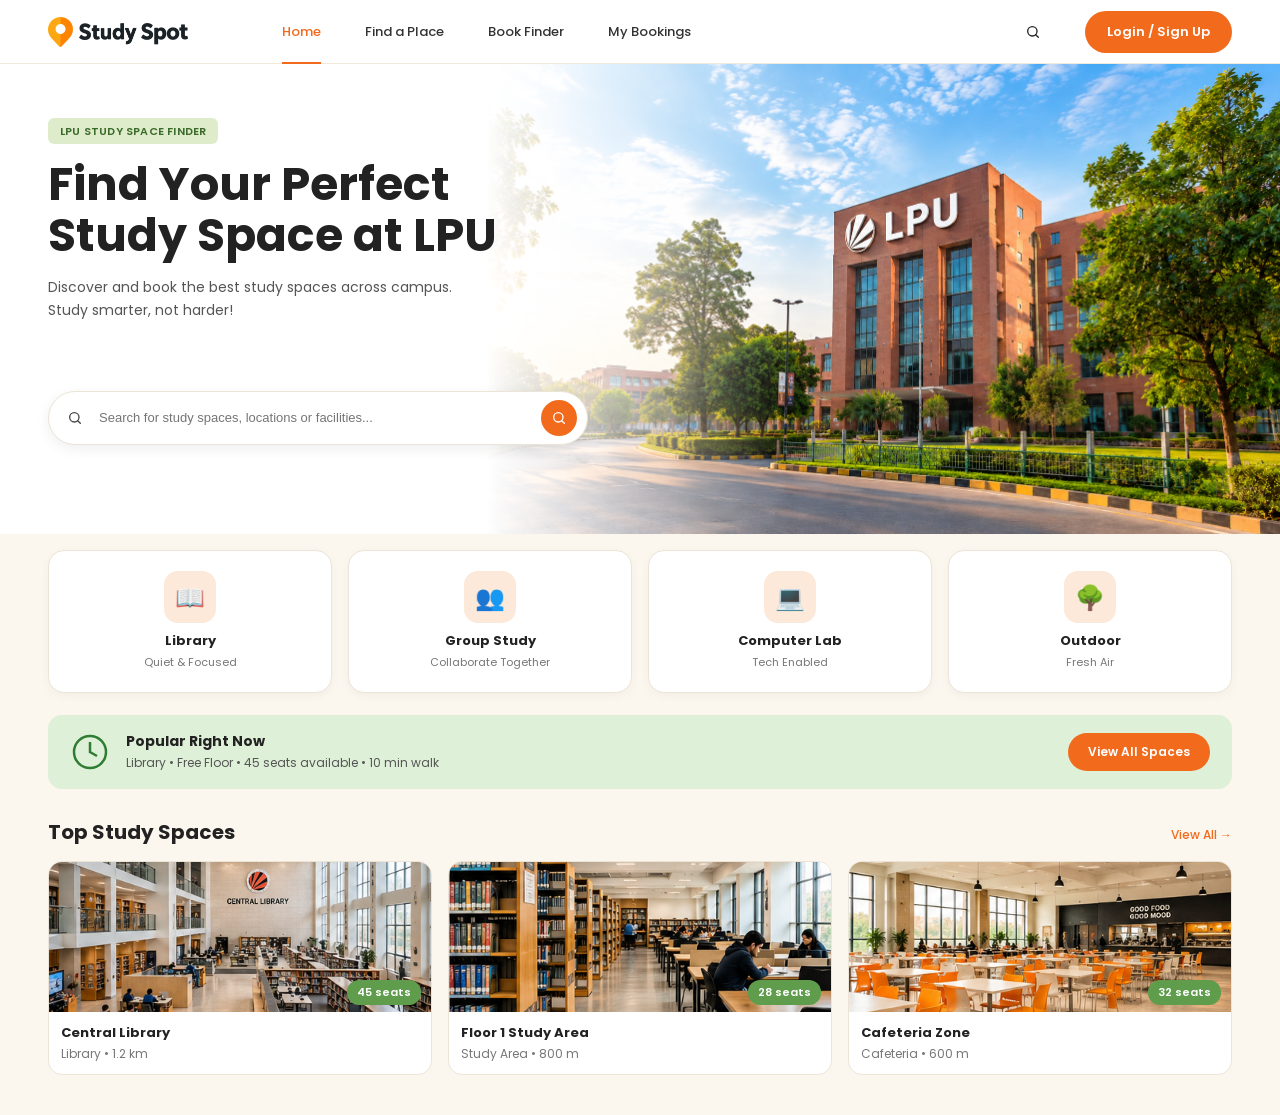
<file: index.html>
<!DOCTYPE html><html lang="en"><head><meta charset="utf-8"><meta name="viewport" content="width=device-width,initial-scale=1"><title>Study Spot - Home</title><link rel="preconnect" href="https://fonts.googleapis.com"><link href="https://fonts.googleapis.com/css2?family=Poppins:wght@400;500;600;700&display=swap" rel="stylesheet"><link rel="stylesheet" href="css/style.css"></head><body data-page="index"><script src="js/main.js"></script></body></html>
</file>
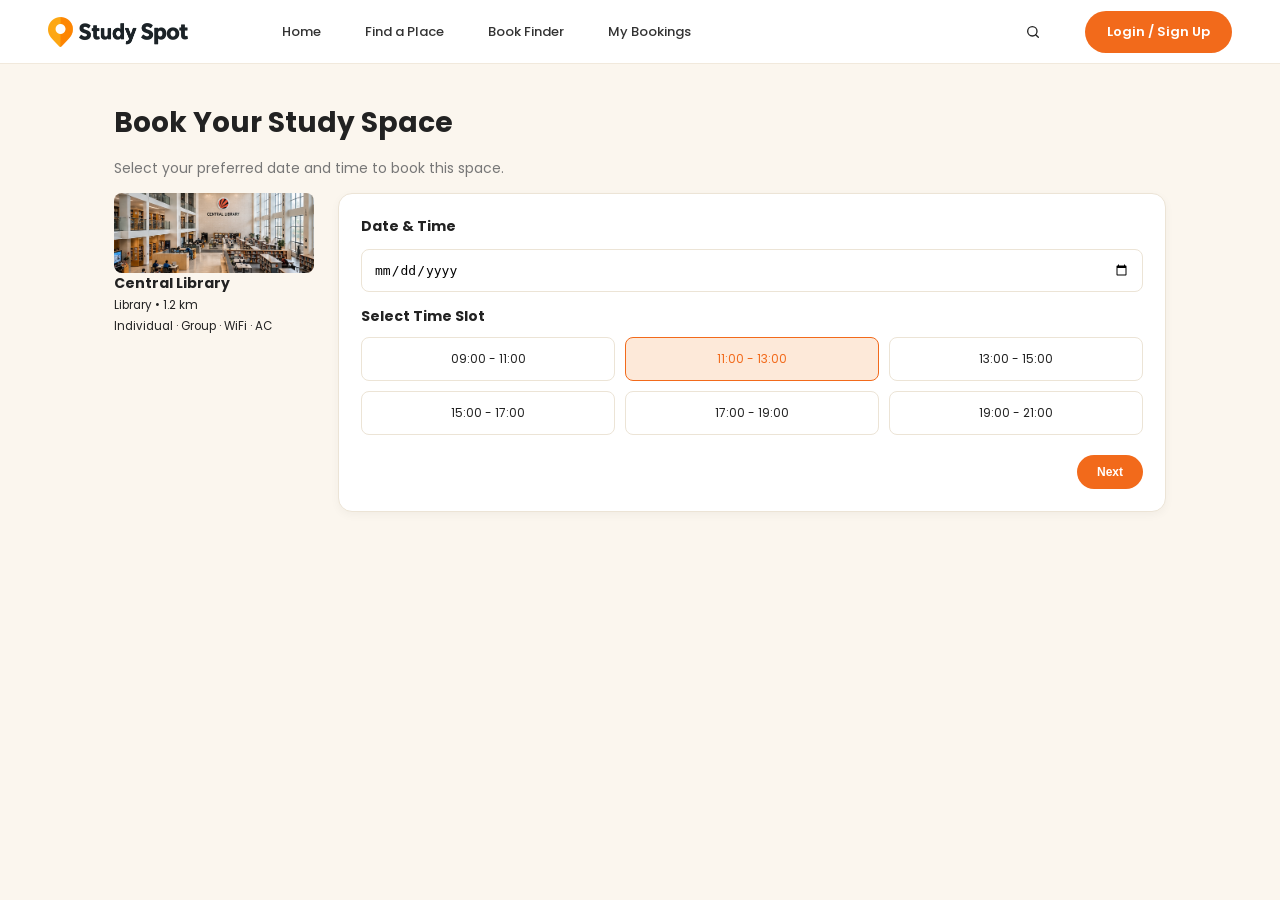
<file: booking.html>
<!DOCTYPE html><html lang="en"><head><meta charset="utf-8"><meta name="viewport" content="width=device-width,initial-scale=1"><title>Study Spot - Book Your Study Space</title><link rel="preconnect" href="https://fonts.googleapis.com"><link href="https://fonts.googleapis.com/css2?family=Poppins:wght@400;500;600;700&display=swap" rel="stylesheet"><link rel="stylesheet" href="css/style.css"></head><body data-page="booking"><script src="js/main.js"></script></body></html>
</file>
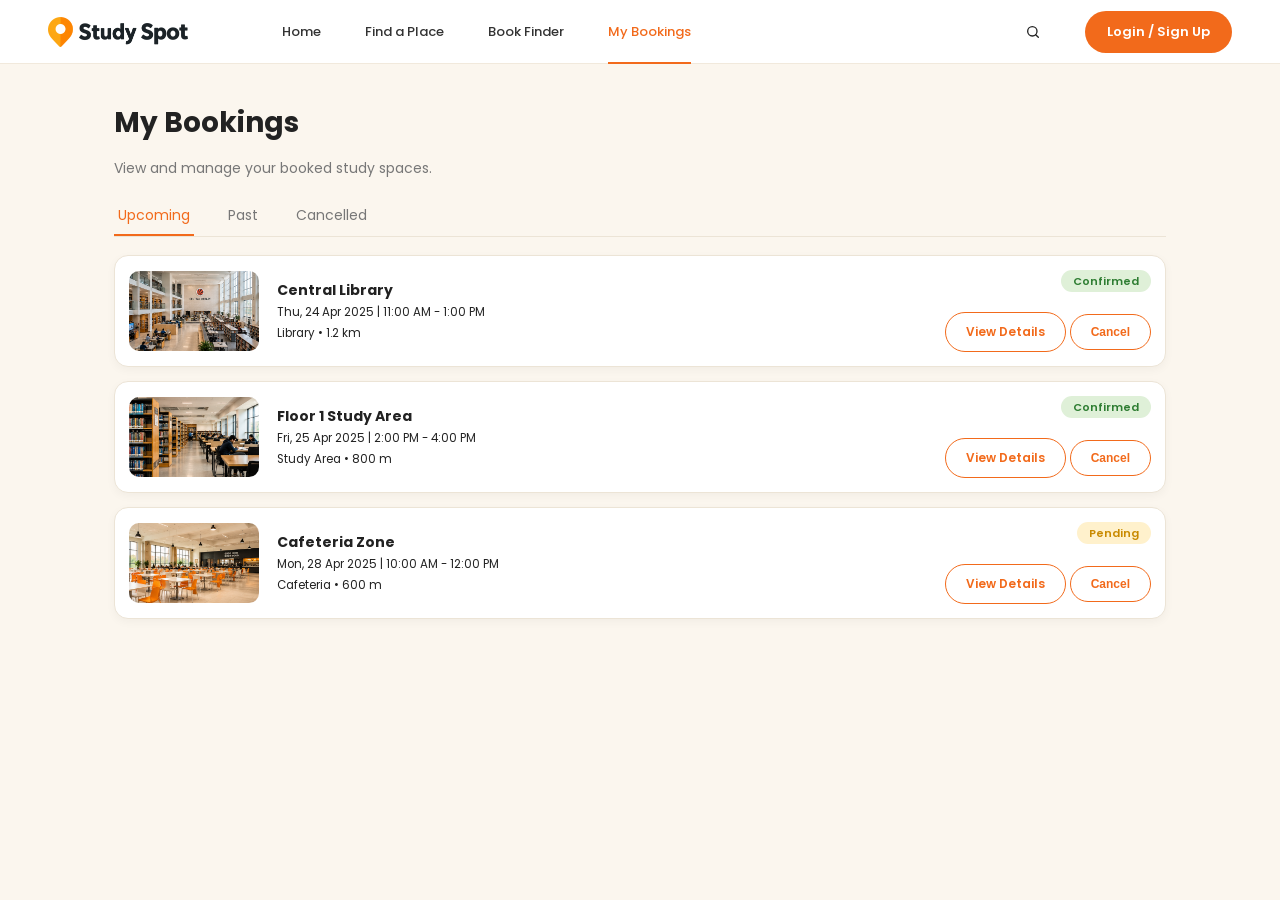
<file: bookings.html>
<!DOCTYPE html><html lang="en"><head><meta charset="utf-8"><meta name="viewport" content="width=device-width,initial-scale=1"><title>Study Spot - My Bookings</title><link rel="preconnect" href="https://fonts.googleapis.com"><link href="https://fonts.googleapis.com/css2?family=Poppins:wght@400;500;600;700&display=swap" rel="stylesheet"><link rel="stylesheet" href="css/style.css"></head><body data-page="bookings"><script src="js/main.js"></script></body></html>
</file>
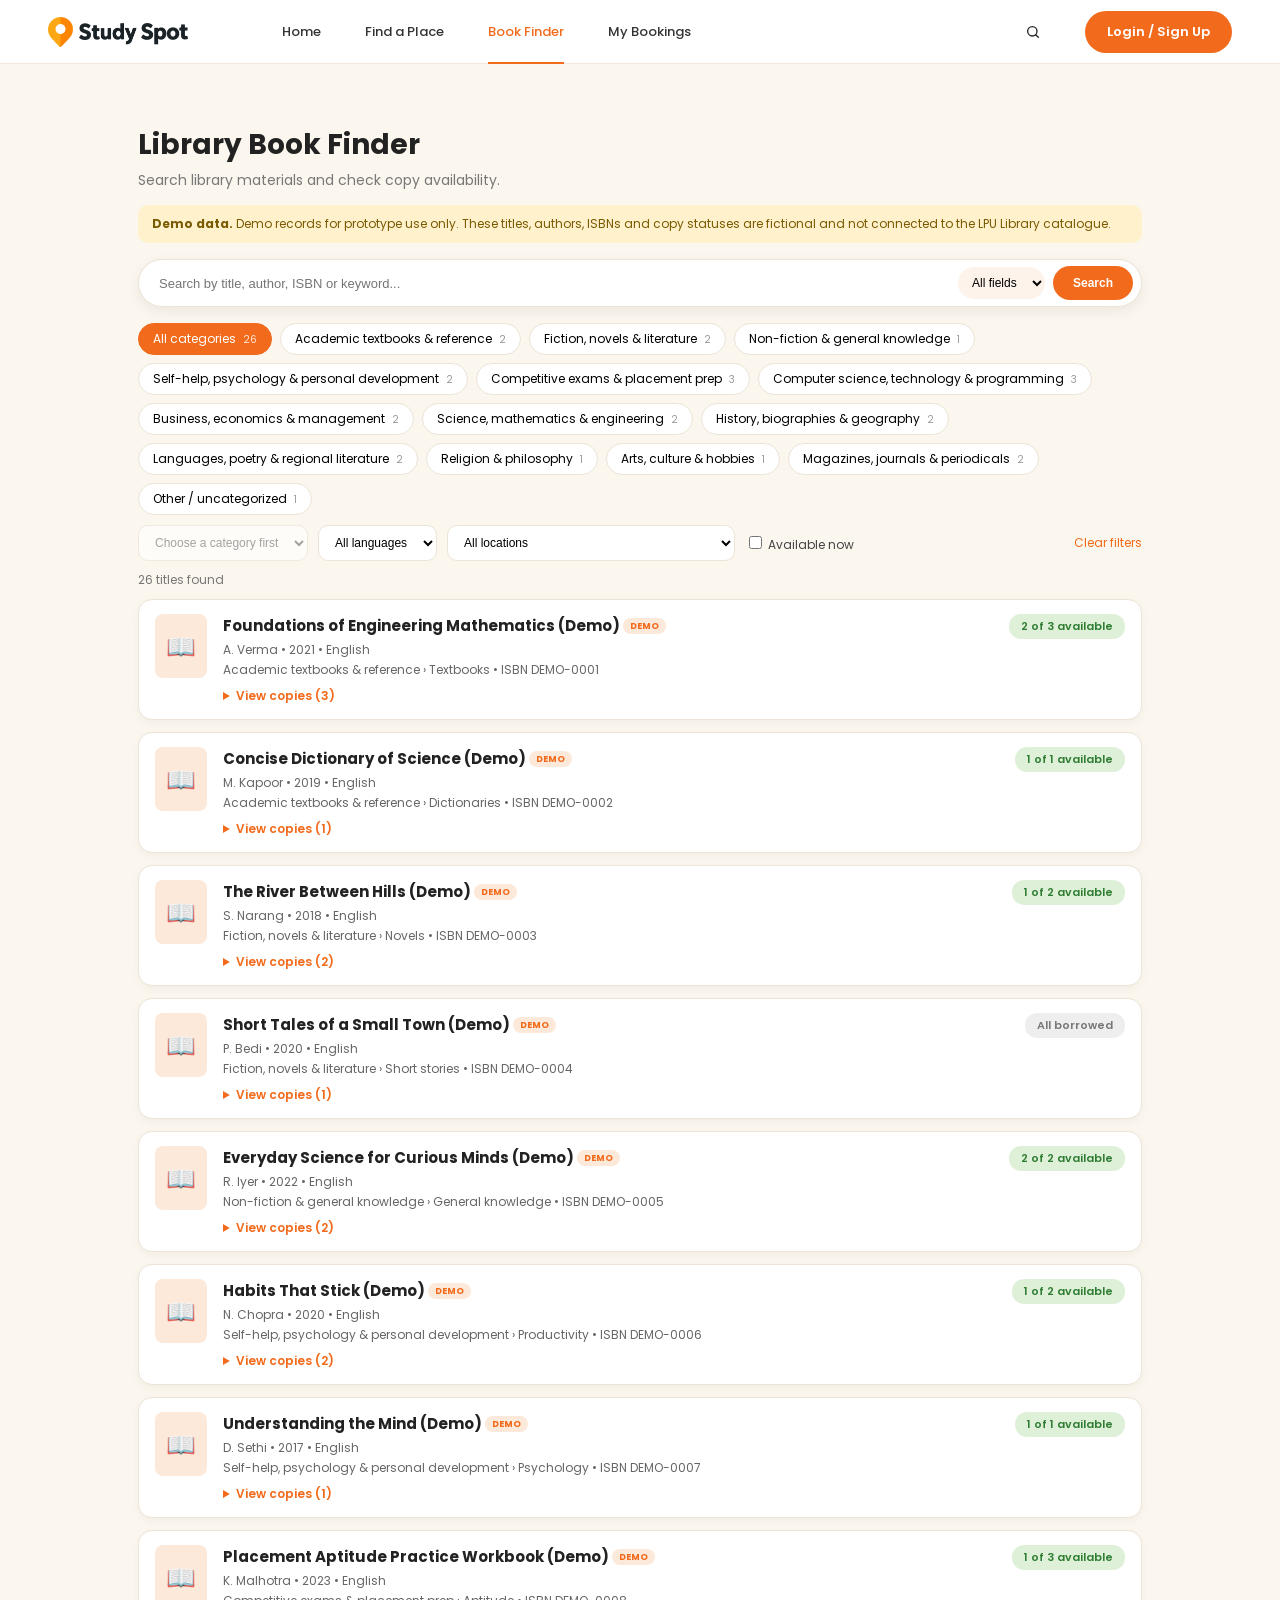
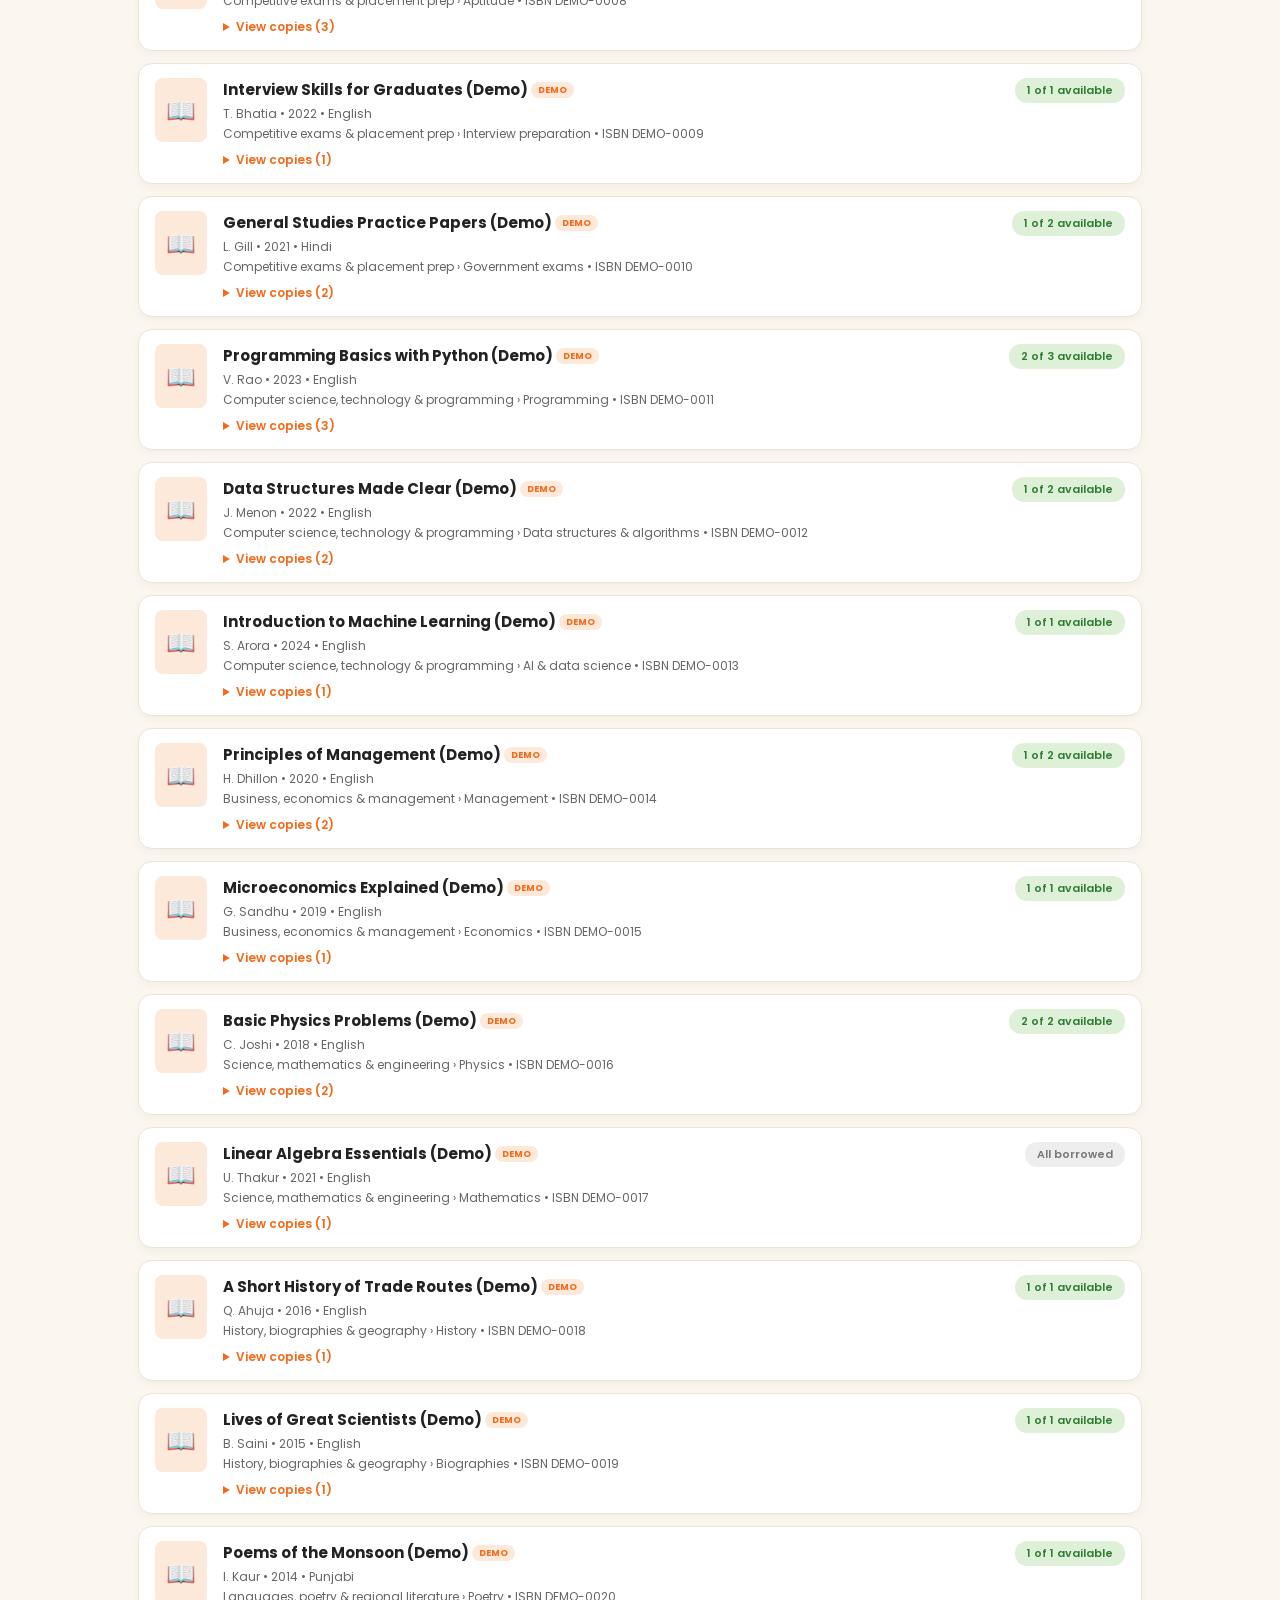
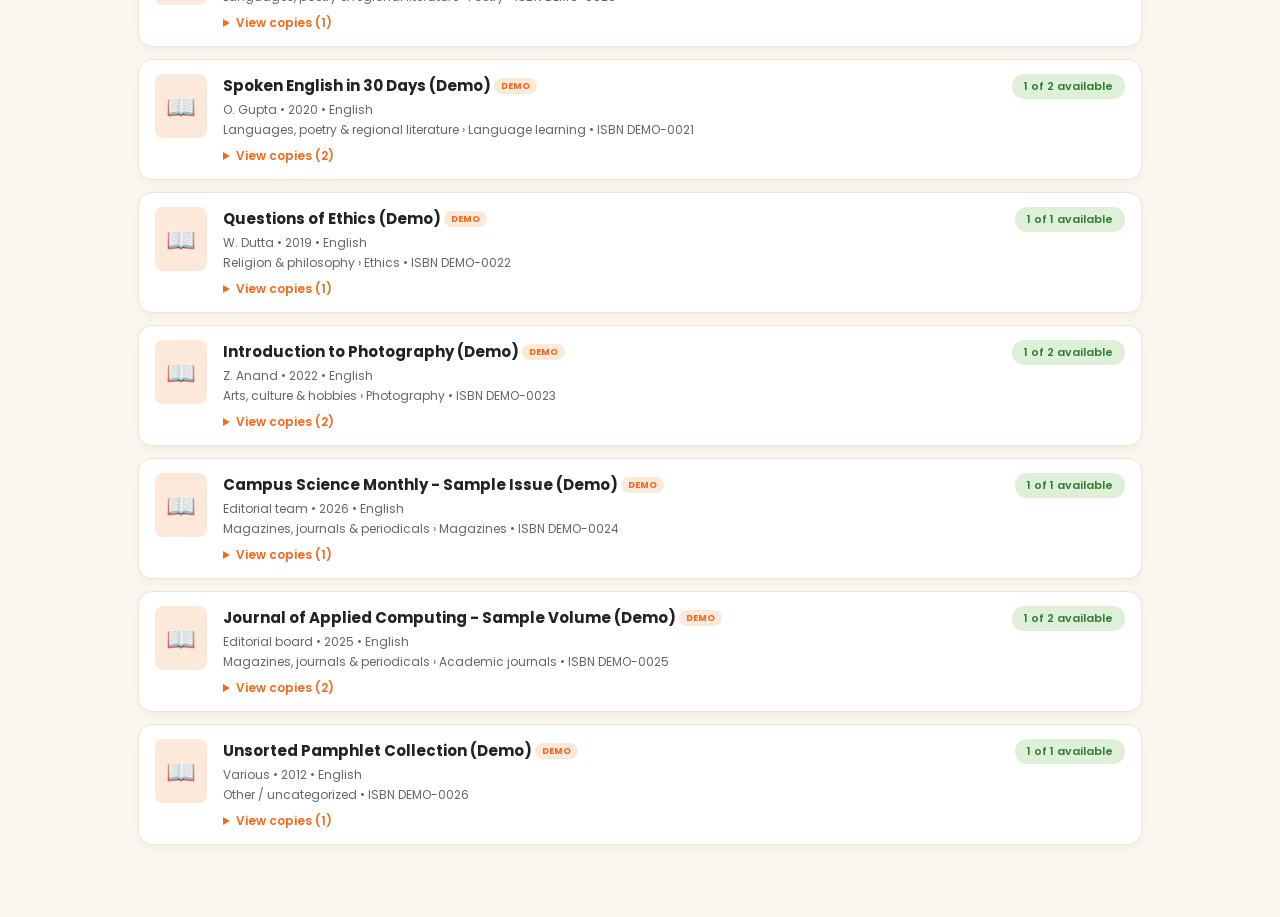
<file: books.html>
<!DOCTYPE html><html lang="en"><head><meta charset="utf-8"><meta name="viewport" content="width=device-width,initial-scale=1"><title>Study Spot - Book Finder</title><link rel="preconnect" href="https://fonts.googleapis.com"><link href="https://fonts.googleapis.com/css2?family=Poppins:wght@400;500;600;700&display=swap" rel="stylesheet"><link rel="stylesheet" href="css/style.css"><link rel="stylesheet" href="css/peak-rush.css"><link rel="stylesheet" href="css/book-finder.css"></head><body data-page="books"><script src="js/bookFinderData.js"></script><script src="js/bookFinder.js"></script><script src="js/main.js"></script></body></html>
</file>
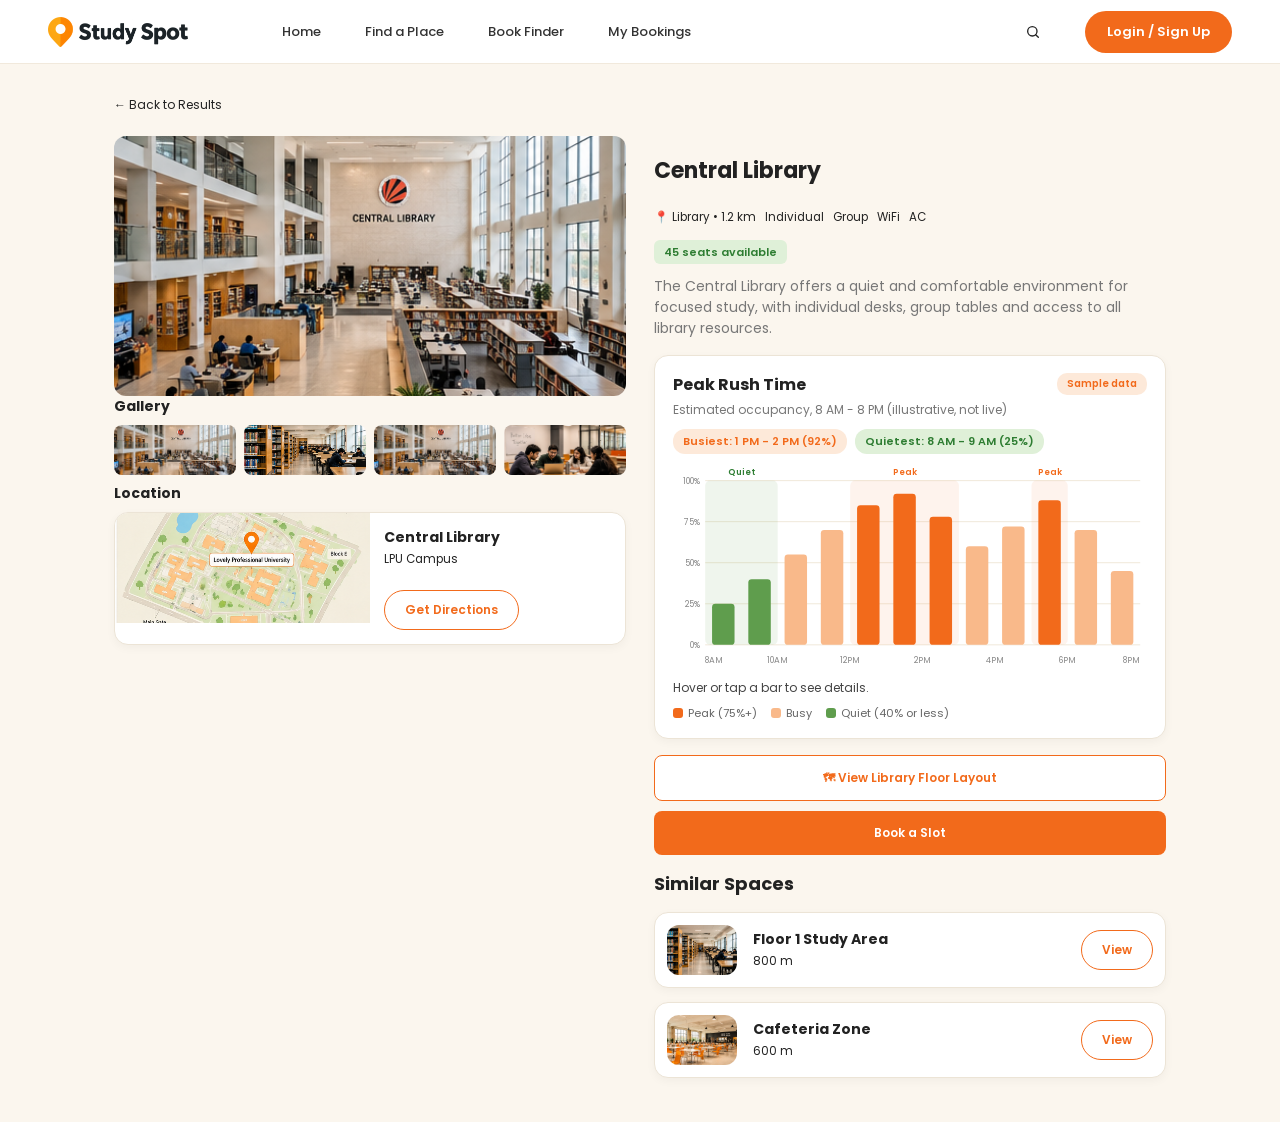
<file: details.html>
<!DOCTYPE html><html lang="en"><head><meta charset="utf-8"><meta name="viewport" content="width=device-width,initial-scale=1"><title>Study Spot - Space Details</title><link rel="preconnect" href="https://fonts.googleapis.com"><link href="https://fonts.googleapis.com/css2?family=Poppins:wght@400;500;600;700&display=swap" rel="stylesheet"><link rel="stylesheet" href="css/style.css"><link rel="stylesheet" href="css/peak-rush.css"></head><body data-page="details"><script src="js/peakRushData.js"></script><script src="js/PeakRushChart.js"></script><script src="js/main.js"></script></body></html>
</file>
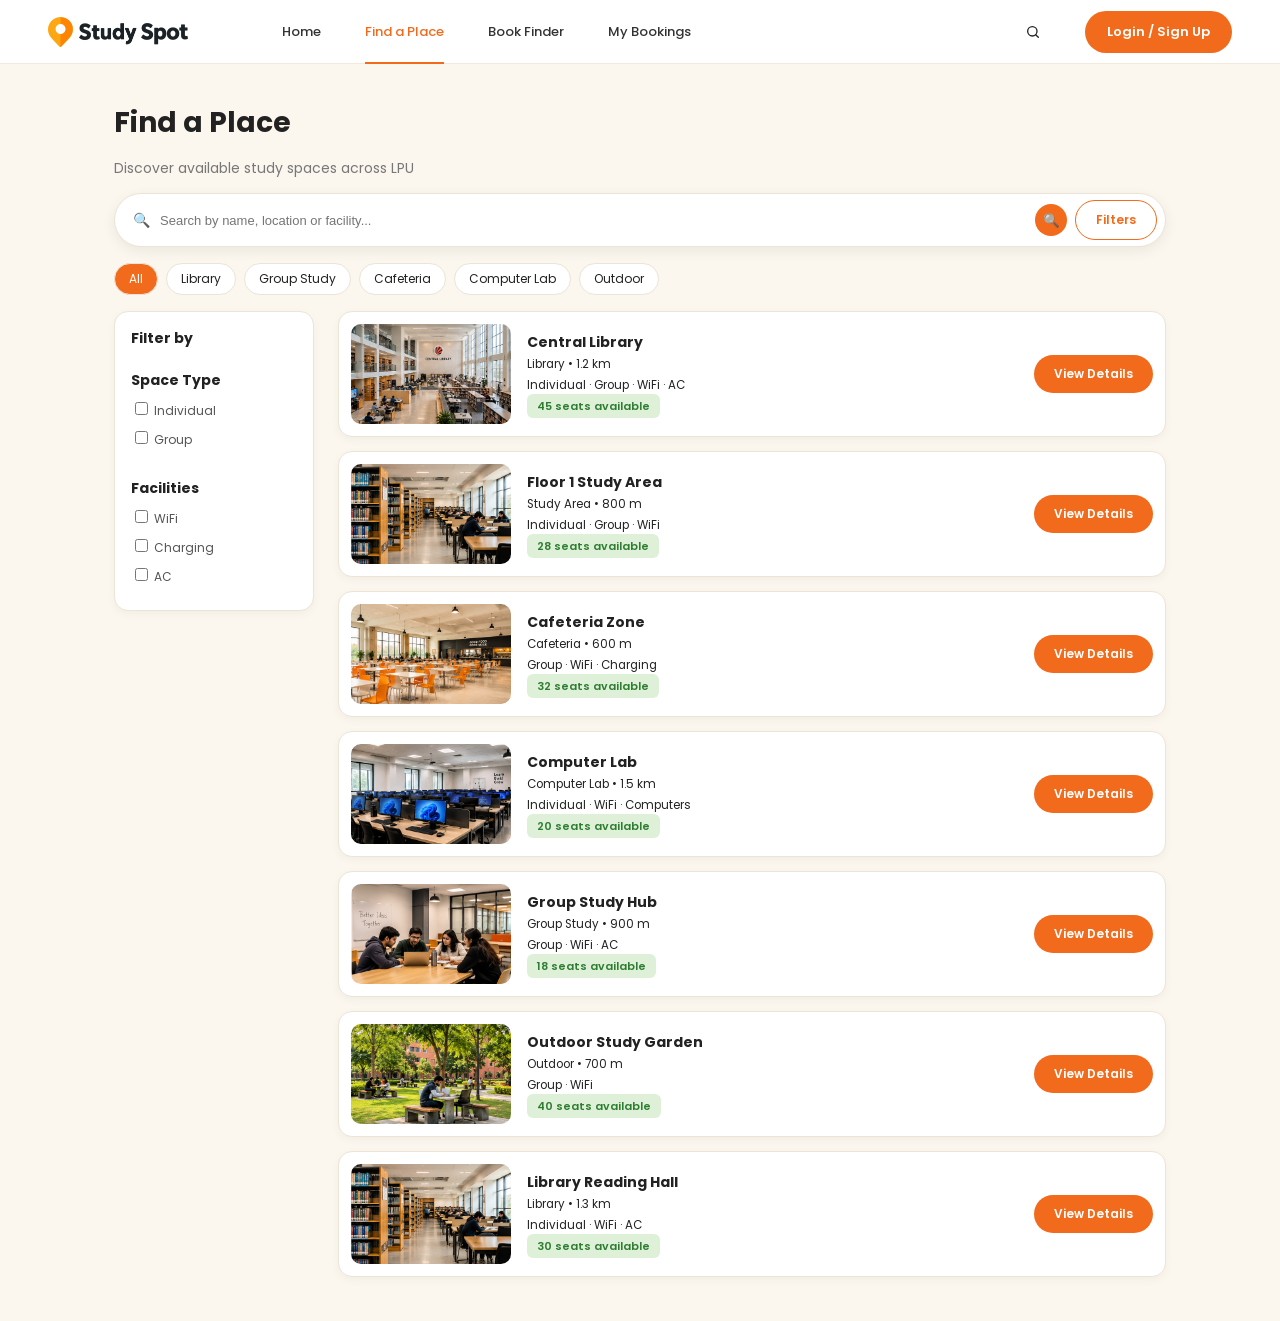
<file: find.html>
<!DOCTYPE html><html lang="en"><head><meta charset="utf-8"><meta name="viewport" content="width=device-width,initial-scale=1"><title>Study Spot - Find a Place</title><link rel="preconnect" href="https://fonts.googleapis.com"><link href="https://fonts.googleapis.com/css2?family=Poppins:wght@400;500;600;700&display=swap" rel="stylesheet"><link rel="stylesheet" href="css/style.css"></head><body data-page="find"><script src="js/main.js"></script></body></html>
</file>
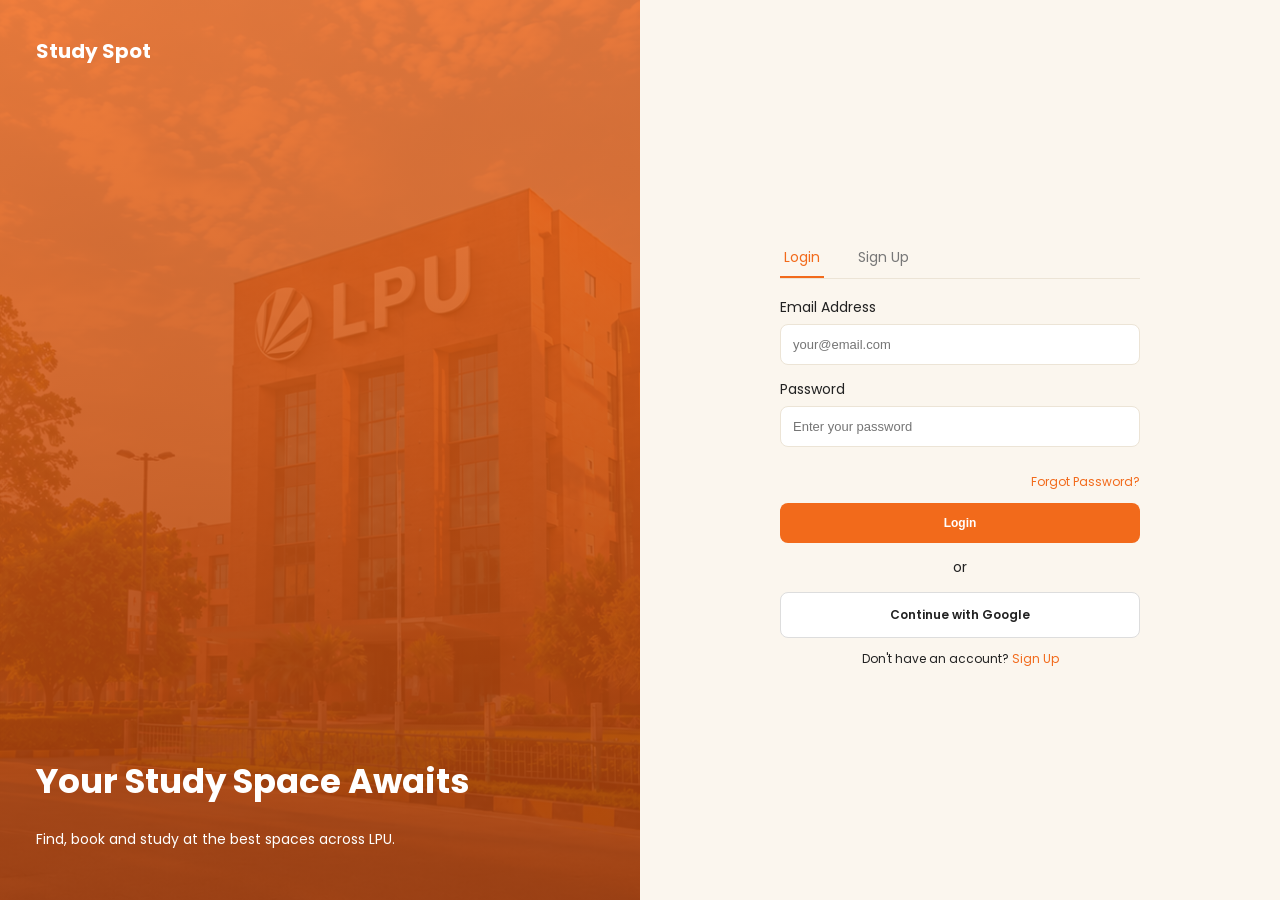
<file: login.html>
<!DOCTYPE html><html lang="en"><head><meta charset="utf-8"><meta name="viewport" content="width=device-width,initial-scale=1"><title>Study Spot - Login</title><link rel="preconnect" href="https://fonts.googleapis.com"><link href="https://fonts.googleapis.com/css2?family=Poppins:wght@400;500;600;700&display=swap" rel="stylesheet"><link rel="stylesheet" href="css/style.css"></head><body data-page="login"><script src="js/main.js"></script></body></html>
</file>
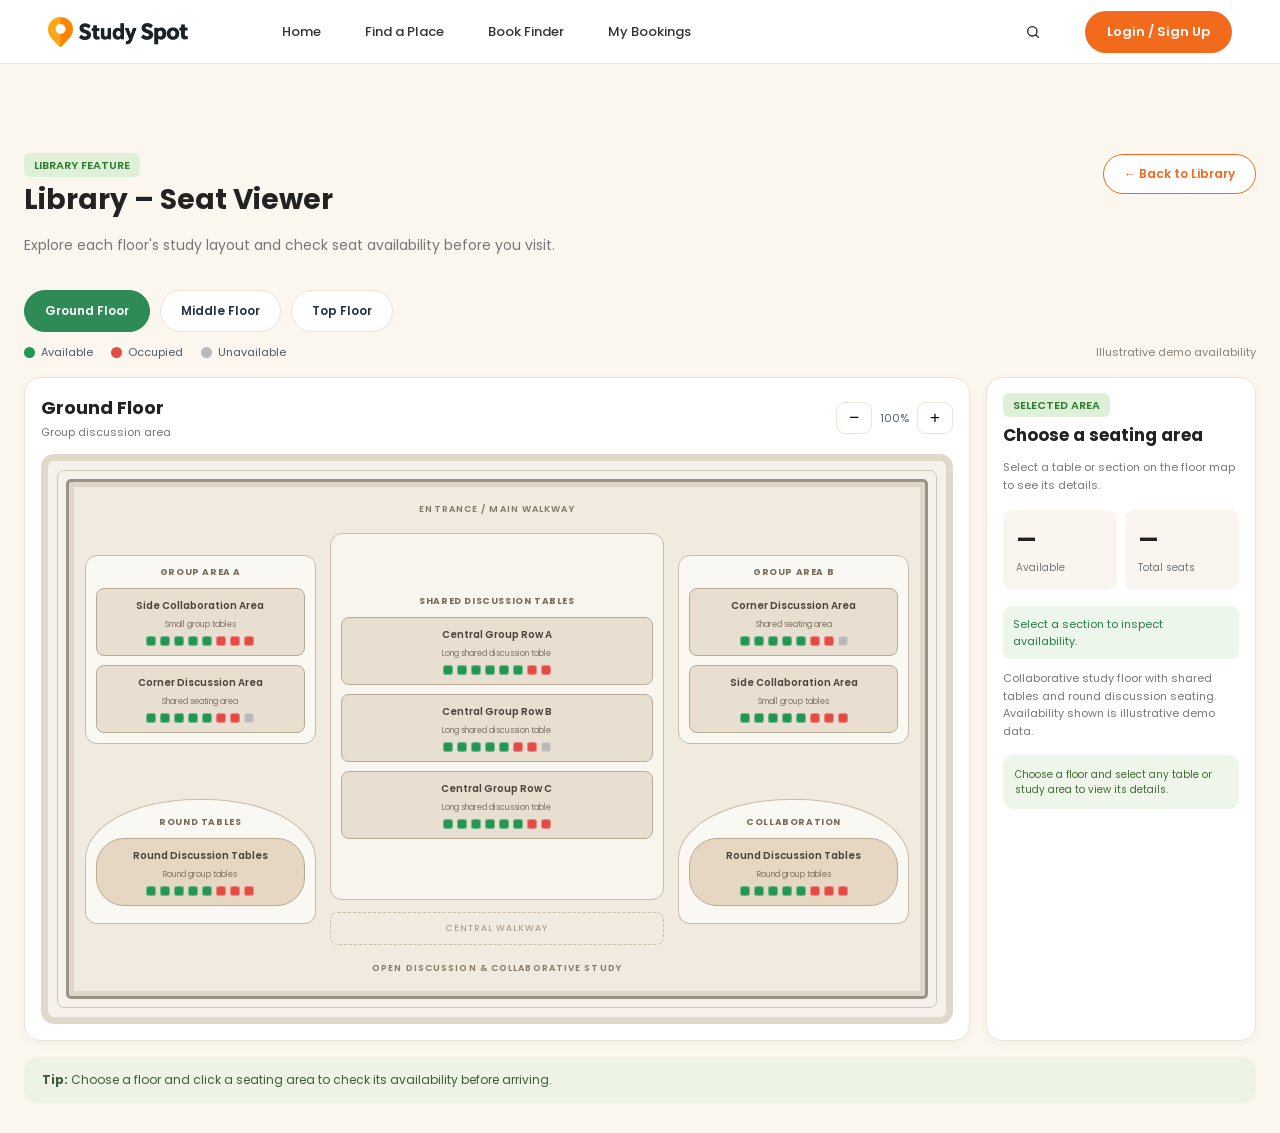
<file: seat-viewer.html>
<!DOCTYPE html>
<html lang="en">
<head>
<meta charset="utf-8"><meta name="viewport" content="width=device-width,initial-scale=1">
<title>Study Spot - Library Seat Viewer</title>
<link rel="preconnect" href="https://fonts.googleapis.com">
<link href="https://fonts.googleapis.com/css2?family=Poppins:wght@400;500;600;700&display=swap" rel="stylesheet">
<link rel="stylesheet" href="css/style.css"><link rel="stylesheet" href="css/seat-viewer.css">
</head>
<body data-page="seat-viewer">
<script src="js/main.js"></script>
<script src="js/seat-viewer.js"></script>
</body></html>
</file>
<file: css/style.css>
:root{--o:#f26a1b;--o2:#fde9d9;--cream:#fbf6ee;--g:#2e7d32;--gl:#dff0d8;--t:#222;--m:#777;--b:#ece4d6}
*{box-sizing:border-box}
body{margin:0;font-family:Poppins,Segoe UI,Arial,sans-serif;background:var(--cream);color:var(--t);font-size:14px}
a{color:inherit;text-decoration:none}
img{display:block;width:100%;height:100%;object-fit:cover}
nav{display:flex;align-items:center;gap:36px;padding:14px 40px;background:#fff}
nav .logo{font-weight:700;font-size:18px;margin-right:auto;display:flex;gap:8px;align-items:center}
.logo i{width:24px;height:24px;background:var(--o);border-radius:7px}
nav a.l{font-size:12px;color:#555;padding:6px 0}
nav a.on{color:var(--o);border-bottom:2px solid var(--o)}
.btn{background:var(--o);color:#fff;border:0;border-radius:20px;padding:10px 20px;font-weight:600;font-size:12px;cursor:pointer;display:inline-block}
.btn.out{background:#fff;color:var(--o);border:1px solid var(--o)}
.btn.w{width:100%;text-align:center;border-radius:8px;padding:13px}
main{max-width:1100px;margin:0 auto;padding:30px 24px}
h1{font-size:34px;margin:8px 0}
h2{font-size:18px}
p.s{color:var(--m)}
.tag{background:var(--gl);color:var(--g);font-size:11px;padding:4px 10px;border-radius:6px;font-weight:600}
.search{display:flex;gap:8px;align-items:center;background:#fff;border:1px solid var(--b);border-radius:30px;padding:6px 8px 6px 18px;box-shadow:0 4px 14px #0001}
.search input{flex:1;border:0;outline:0;font-size:13px;background:none}
.search button{background:var(--o);border:0;color:#fff;width:32px;height:32px;border-radius:50%;cursor:pointer}
.hero{display:grid;grid-template-columns:1fr 1fr;gap:20px;align-items:center}
.hero .img{height:340px;border-radius:0 0 0 60px;overflow:hidden}
.grid{display:grid;gap:16px}
.g5{grid-template-columns:repeat(4,minmax(0,1fr))}
.g3{grid-template-columns:repeat(3,1fr)}
.box{background:#fff;border:1px solid var(--b);border-radius:14px;box-shadow:0 3px 10px #0000000a}
.cat{padding:18px;text-align:center;cursor:pointer}
.cat b{display:block}
.cat small{color:var(--m)}
.ic{width:44px;height:44px;margin:0 auto 8px;background:var(--o2);border-radius:12px;color:var(--o);display:grid;place-items:center;font-size:20px}
.pop{background:var(--gl);border-radius:12px;padding:14px 20px;display:flex;justify-content:space-between;align-items:center;margin:22px 0}
.card{display:block;background:#fff;border:1px solid var(--b);border-radius:14px;overflow:hidden;position:relative}
.card .im{height:130px}
.card div.t{padding:10px 12px}
.card small{color:var(--m)}
.card .tag{position:absolute;right:10px;top:100px}
.layout{display:grid;grid-template-columns:200px 1fr;gap:24px}
.chips{display:flex;gap:8px;margin:16px 0;flex-wrap:wrap}
.chip{border:1px solid var(--b);background:#fff;border-radius:20px;padding:6px 14px;font-size:12px;cursor:pointer}
.chip.on{background:var(--o);color:#fff}
.side label{display:block;font-size:12px;color:#555;margin:8px 0}
.item{display:grid;grid-template-columns:160px 1fr auto;gap:16px;padding:12px;margin-bottom:14px;align-items:center}
.item .im{height:100px;border-radius:10px;overflow:hidden}
.det{display:grid;grid-template-columns:1fr 1fr;gap:28px}
.det .im{height:260px;border-radius:12px;overflow:hidden}
.gal{display:grid;grid-template-columns:repeat(4,1fr);gap:8px;margin:8px 0}
.gal div{height:50px;border-radius:8px;overflow:hidden}
.slots{display:grid;grid-template-columns:repeat(3,1fr);gap:10px}
.slot{padding:12px;border:1px solid var(--b);background:#fff;border-radius:8px;text-align:center;cursor:pointer;font-size:12px}
.slot.on{border-color:var(--o);background:var(--o2);color:var(--o)}
input.f{width:100%;padding:12px;border:1px solid var(--b);border-radius:8px;font-size:13px;margin:6px 0 14px;background:#fff}
.bk{display:grid;grid-template-columns:130px 1fr auto;gap:18px;padding:14px;margin:14px 0;align-items:center}
.bk .im{height:80px;border-radius:10px;overflow:hidden}
.st{font-size:11px;padding:3px 12px;border-radius:12px;font-weight:600}
.st.c{background:var(--gl);color:var(--g)}
.st.p{background:#fff1cc;color:#c98a00}
.st.x{background:#eee;color:#777}
.tabs{display:flex;gap:30px;border-bottom:1px solid var(--b);margin:18px 0}
.tabs a{padding:8px 4px;cursor:pointer;color:var(--m)}
.tabs a.on{color:var(--o);border-bottom:2px solid var(--o)}
.auth{display:grid;grid-template-columns:1fr 1fr;min-height:100vh}
.auth .l{background:linear-gradient(rgba(242,106,27,.85),rgba(160,60,10,.9)),url(../assets/images/campus-hero.png) center/cover;color:#fff;padding:36px;display:flex;flex-direction:column}
.auth .r{padding:60px 50px;max-width:460px;width:100%;margin:auto}
.auth h1{margin-top:auto;font-size:34px}

@media(max-width:800px){
.hero,.det,.layout,.auth{grid-template-columns:1fr}
.g5{grid-template-columns:repeat(4,minmax(0,1fr))}
.g3{grid-template-columns:repeat(2,1fr)}
.item,.bk{grid-template-columns:1fr}
nav{gap:12px;padding:12px;flex-wrap:wrap}
.auth .l{min-height:260px}
}

/* ===== v2: shared nav + Home ===== */

nav{height:64px;padding:0 48px;gap:44px;border-bottom:1px solid #f1e9dc}
nav .logo{margin-right:50px;flex:0 0 auto}
.logo img{width:auto;height:30px}
nav a.l{font-size:13px;font-weight:500;color:#333;padding:22px 0 20px;border-bottom:2px solid transparent}
nav a.on{color:var(--o);border-bottom-color:var(--o)}
nav .si{margin-left:auto;color:#222;display:grid;place-items:center}
nav .btn{padding:11px 22px;font-size:13px;border-radius:22px}

.hero{position:relative;background:#fff;min-height:470px;overflow:hidden}
.hero .photo{position:absolute;right:0;top:0;width:62%;height:100%;-webkit-mask-image:linear-gradient(to right,transparent,#000 38%);mask-image:linear-gradient(to right,transparent,#000 38%)}
.hero .photo img{object-position:60% 40%}
.hero .txt{position:relative;max-width:1280px;margin:0 auto;padding:56px 48px 0}
.hero .in{width:52%}
.hero .tag{background:#dfeccb;color:#3b6b2a;font-size:11px;letter-spacing:.2px;padding:5px 12px;border-radius:6px}
.hero h1{font-size:46px;line-height:1.1;margin:18px 0 16px;font-weight:700}
.hero p.s{font-size:14px;line-height:1.6;color:#555;margin:0 0 42px}
.hero .search{max-width:540px;height:54px;border-radius:28px;padding:0 10px 0 18px;margin-top:96px}
.hero .search .gs{color:#444;display:grid}
.hero .search input{padding:0 8px}
.hero .search button{width:36px;height:36px;display:grid;place-items:center}
main.home{max-width:1280px;padding:0 48px 40px;margin-top:-4px;position:relative}
.home .g5{margin-top:20px;gap:16px;grid-template-columns:repeat(4,minmax(0,1fr))}
.cat{padding:20px 10px;border-radius:16px}
.cat .ic{width:52px;height:52px;border-radius:14px;font-size:24px}
.cat b{font-size:13px}
.cat small{font-size:11px}
.pop{gap:16px;border-radius:14px;padding:16px 22px}
.pop div{flex:1}
.pop b{font-size:14px}
.pop small{font-size:12px;color:#555}
.sh{display:flex;justify-content:space-between;align-items:baseline;font-size:20px;margin:28px 0 14px}
.sh a{color:var(--o);font-size:12px;font-weight:500}
.card .im{height:150px}
.card .tag{background:#5f9d4d;color:#fff;top:118px;right:10px;font-size:11px;border-radius:12px}
.card div.t b{font-size:13px}
.card small{font-size:12px}

.hero{display:block}
.hero .search{margin-top:70px}

/* Keep four category boxes in one row */
@media(min-width:801px){
main.home .g5{grid-template-columns:repeat(4,minmax(0,1fr))}
}
</file>
<file: css/peak-rush.css>
/* Peak Rush chart - uses your existing --o (orange) variable if present */
.pr-card{background:#fff;border:1px solid #ece4d6;border-radius:14px;box-shadow:0 3px 10px #0000000a;padding:16px 18px;margin:16px 0}
.pr-head{display:flex;justify-content:space-between;align-items:center}.pr-head h3{margin:0;font-size:16px}
.pr-badge{background:#fde9d9;color:var(--o,#f26a1b);font-size:10px;font-weight:600;padding:3px 10px;border-radius:10px}
.pr-sub{margin:4px 0 10px;font-size:12px;color:#777}
.pr-sum{display:flex;flex-wrap:wrap;gap:8px;margin-bottom:8px}.pr-chip{font-size:11px;font-weight:600;padding:4px 10px;border-radius:12px}
.pr-chip.peak{background:#fde9d9;color:var(--o,#f26a1b)}.pr-chip.quiet{background:#dff0d8;color:#2e7d32}
.pr-svg{width:100%;height:auto;display:block}.pr-grid{stroke:#eee4d4;stroke-width:1}.pr-ax{font-size:10px;fill:#888;font-family:inherit}
.pr-band.peak{fill:#f26a1b;opacity:.08}.pr-band.quiet{fill:#5f9d4d;opacity:.1}
.pr-bl{font-size:10px;font-weight:600;font-family:inherit}.pr-bl.peak{fill:var(--o,#f26a1b)}.pr-bl.quiet{fill:#2e7d32}
.pr-bar{cursor:pointer;outline:none}.pr-bar.peak{fill:var(--o,#f26a1b)}.pr-bar.busy{fill:#f9b98a}.pr-bar.quiet{fill:#5f9d4d}
.pr-bar:hover,.pr-bar:focus{stroke:#222;stroke-width:1.5}
.pr-read{margin:6px 0 8px;font-size:12px;color:#444;min-height:18px}
.pr-leg{display:flex;flex-wrap:wrap;gap:14px;font-size:11px;color:#666}.pr-leg span:before{content:"";display:inline-block;width:10px;height:10px;border-radius:3px;margin-right:5px;vertical-align:-1px}
.pr-leg .peak:before{background:var(--o,#f26a1b)}.pr-leg .busy:before{background:#f9b98a}.pr-leg .quiet:before{background:#5f9d4d}
</file>
<file: css/book-finder.css>
/* Book Finder - orange & white Study Spot style */
.bf{max-width:1100px;margin:0 auto;padding:30px 24px}.bf h1{font-size:28px;margin:0 0 4px}.bf-sub{color:#777;margin:0 0 14px}
.bf-demo{background:#fff1cc;color:#7a5a00;border-radius:10px;padding:10px 14px;font-size:12px;margin-bottom:16px}
.bf-search{display:flex;gap:8px;background:#fff;border:1px solid #ece4d6;border-radius:30px;padding:6px 8px 6px 18px;box-shadow:0 4px 14px #0001;align-items:center}
.bf-search input{flex:1;border:0;outline:0;font-size:13px;background:none;min-width:0}.bf-search select{border:0;background:#fdf3ea;border-radius:16px;padding:8px 10px;font-size:12px}
.bf-chips{display:flex;gap:8px;flex-wrap:wrap;margin:16px 0 10px}
.bf-chip{border:1px solid #ece4d6;background:#fff;border-radius:20px;padding:6px 14px;font-size:12px;cursor:pointer;font-family:inherit}.bf-chip small{color:#999;margin-left:4px}
.bf-chip.on{background:var(--o,#f26a1b);border-color:var(--o,#f26a1b);color:#fff}.bf-chip.on small{color:#ffe3d0}
.bf-filters{display:flex;gap:10px;flex-wrap:wrap;align-items:center;margin-bottom:6px}.bf-filters select{border:1px solid #ece4d6;background:#fff;border-radius:10px;padding:9px 12px;font-size:12px;max-width:100%}
.bf-ck{font-size:12px;color:#444}.bf-filters a{color:var(--o,#f26a1b);font-size:12px;margin-left:auto}.bf-count{font-size:12px;color:#777;margin:10px 0}
.bf-card{display:grid;grid-template-columns:52px 1fr auto;gap:16px;background:#fff;border:1px solid #ece4d6;border-radius:14px;box-shadow:0 3px 10px #0000000a;padding:14px 16px;margin-bottom:12px;align-items:start}
.bf-ic{width:52px;height:64px;background:#fde9d9;border-radius:8px;display:grid;place-items:center;font-size:24px}
.bf-card h3{margin:0 0 4px;font-size:15px}.bf-meta{margin:2px 0;font-size:12px;color:#666}
.bf-tag{background:#fde9d9;color:var(--o,#f26a1b);font-size:9px;font-weight:700;padding:2px 7px;border-radius:8px;vertical-align:2px}
.bf-av{font-size:11px;font-weight:600;padding:4px 12px;border-radius:12px;white-space:nowrap}.bf-av.yes{background:#dff0d8;color:#2e7d32}.bf-av.no{background:#eee;color:#777}
.bf details{margin-top:8px}.bf summary{cursor:pointer;color:var(--o,#f26a1b);font-size:12px;font-weight:600}
.bf-t{width:100%;border-collapse:collapse;font-size:12px;margin-top:8px}.bf-t th{text-align:left;color:#888;font-weight:500;padding:6px 8px;border-bottom:1px solid #ece4d6}.bf-t td{padding:6px 8px;border-bottom:1px solid #f4eee3}
.bf-st{font-size:11px;font-weight:600;padding:2px 10px;border-radius:10px}.bf-st.available{background:#dff0d8;color:#2e7d32}.bf-st.borrowed{background:#fde9d9;color:var(--o,#f26a1b)}
.bf-empty{background:#fff;border:1px dashed #ece4d6;border-radius:14px;padding:24px;text-align:center;color:#777}
@media(max-width:700px){.bf-card{grid-template-columns:1fr}.bf-ic{display:none}.bf-search{flex-wrap:wrap;border-radius:18px}.bf-t{display:block;overflow-x:auto}}
</file>
<file: css/seat-viewer.css>
/* Study Spot Library Seat Viewer */
.sv-main{max-width:1440px}
.sv-head{display:flex;justify-content:space-between;align-items:flex-start;gap:16px;flex-wrap:wrap}
.sv-title{margin:4px 0;font-size:28px}
.sv-floors{display:flex;gap:10px;flex-wrap:wrap;margin:20px 0 12px}
.sv-floor{border:1px solid var(--b);background:#fff;color:#263342;border-radius:24px;padding:11px 20px;font:600 12px Poppins;cursor:pointer}
.sv-floor.active{background:#2e8b57;border-color:#2e8b57;color:#fff}
.sv-legend{display:flex;gap:18px;align-items:center;flex-wrap:wrap;color:#4e5964;font-size:11px;margin:12px 0 16px}
.sv-dot{display:inline-block;width:11px;height:11px;border-radius:50%;margin-right:6px;vertical-align:middle}
.sv-dot.available,.sv-seat-dot.available{background:#249653}.sv-dot.occupied,.sv-seat-dot.occupied{background:#e34b45}.sv-dot.unavailable,.sv-seat-dot.unavailable{background:#b9b9b9}
.sv-demo{margin-left:auto;color:#8a8175}
.sv-layout{display:grid;grid-template-columns:minmax(0,1fr) 270px;gap:16px;align-items:stretch}
.sv-map-card,.sv-info{background:#fff;border:1px solid var(--b);border-radius:16px;padding:16px;box-shadow:0 3px 12px #00000008}
.sv-map-top{display:flex;justify-content:space-between;gap:10px;align-items:center;margin-bottom:12px}
.sv-map-top h2{margin:0;font-size:18px}.sv-map-top small{color:var(--m);font-size:11px}
.sv-zoom{display:flex;gap:8px;align-items:center;font-size:11px;color:#53606d}
.sv-zoom button{border:1px solid var(--b);background:#fff;border-radius:9px;padding:5px 12px;cursor:pointer;font-size:17px}
.sv-map{position:relative;min-height:570px;background:#f6f2eb;border:7px solid #e1d8ca;border-radius:13px;padding:18px;overflow:auto}
.sv-map:before{content:"";position:absolute;inset:9px;border:1px solid #d1c7b8;border-radius:7px;pointer-events:none}
.sv-map-inner{position:relative;z-index:1;min-width:600px;min-height:520px;transition:transform .2s;transform-origin:top center}
.sv-architect{min-height:520px;background:#f1eadf;border:3px solid #9b9388;border-radius:5px;padding:16px;box-shadow:inset 0 0 0 5px #e0d6c8;display:flex;flex-direction:column;justify-content:space-between;gap:12px}
.sv-room-label{text-align:center;font-size:9px;letter-spacing:1.1px;color:#837866;font-weight:600;padding:5px}
.sv-ground-layout{display:grid;grid-template-columns:1fr 1.45fr 1fr;gap:14px;flex:1;align-items:stretch}
.sv-side-stack,.sv-centre-stack{display:flex;flex-direction:column;gap:12px;justify-content:space-around}
.sv-map-zone,.sv-round-zone{background:#faf8f3;border:1px solid #c9bca9;border-radius:12px;padding:10px;display:flex;flex-direction:column;gap:9px;justify-content:center}
.sv-map-zone>b,.sv-round-zone>b,.sv-partition-zone>b,.sv-shelves>b{font-size:9px;letter-spacing:.6px;text-align:center;color:#796b58}
.sv-map-zone.central{flex:1;background:#f8f5ee}
.sv-section{display:flex;flex-direction:column;gap:5px;align-items:center;justify-content:center;min-width:0;width:100%;border:1px solid #b9aa94;border-radius:8px;background:#e8dfd1;padding:9px 8px;cursor:pointer;color:#4d453b;font:600 10px Poppins;text-align:center;transition:.15s}
.sv-section:hover,.sv-section.active{border:2px solid #ed842f;background:#fff1df;padding:8px 7px;box-shadow:0 0 0 2px #ed842f22}
.sv-sec-name{font-size:10px}.sv-sec-type{font-size:8px;font-weight:400;color:#827665}
.sv-mini-seats{display:flex;justify-content:center;gap:4px;flex-wrap:wrap}
.sv-seat-dot{display:inline-block;width:10px;height:10px;border-radius:3px;box-shadow:inset 0 0 0 1px #ffffff55}
.sv-long-card{min-height:62px}.sv-walkway{border:1px dashed #c9bca9;border-radius:8px;text-align:center;padding:9px;color:#a09584;font-size:9px;letter-spacing:1px}
.sv-round-zone{border-radius:48% 48% 12px 12px;min-height:125px}
.sv-round-zone .round-card{border-radius:28px;background:#e5d7c1}
.sv-class-layout{display:grid;grid-template-columns:1fr 190px;gap:16px;flex:1}
.sv-front{grid-column:1/-1;text-align:center;background:#e3d9c9;border:1px solid #c4b59f;border-radius:6px;padding:12px;font-size:10px;letter-spacing:1px;color:#776b5b}
.sv-classroom{background:#faf8f3;border:1px solid #c9bca9;border-radius:10px;padding:12px;display:flex;gap:10px}
.sv-aisle-label{writing-mode:vertical-rl;transform:rotate(180deg);font-size:8px;color:#9a8d7a;letter-spacing:1px;border-left:1px dashed #c9bca9;padding:5px}
.sv-class-rows{display:flex;flex-direction:column;gap:12px;flex:1;justify-content:space-around}
.sv-desk-row{display:flex;align-items:center;gap:8px}.sv-row-label{font-size:9px;color:#887b68;width:42px}
.sv-class-card{min-height:62px;background:#e5ddcf;flex:1}
.sv-partition-zone{background:#f9f6ef;border:1px solid #c9bca9;border-radius:10px;padding:12px;display:flex;flex-direction:column;justify-content:space-around;gap:10px}
.sv-partition-card{min-height:95px;background:#e8e1d5;border-radius:4px}
.sv-library-layout{display:grid;grid-template-columns:110px 1fr 95px;gap:14px;flex:1}
.sv-shelves{background:#e5d6bc;border:1px solid #bda98b;border-radius:8px;padding:9px;display:flex;flex-direction:column;gap:9px;justify-content:space-around}
.sv-book-shelf{background:repeating-linear-gradient(90deg,#a87e53 0 7px,#d0ad7d 7px 13px);border:2px solid #96734f;border-radius:3px;color:#fff;text-shadow:0 1px 2px #5d4630;text-align:center;padding:12px 2px;font-size:8px}
.sv-reading-main{background:#faf8f3;border:1px solid #c9bca9;border-radius:10px;padding:12px;display:flex;flex-direction:column;gap:12px;justify-content:space-around}
.sv-reading-label{text-align:center;font-size:10px;letter-spacing:1px;color:#887a66}
.sv-reading-row{display:flex;align-items:center;gap:10px}.sv-reading-row>span{font-size:8px;color:#8b806f;width:80px}
.sv-reading-card{flex:1;min-height:66px;background:#e8dfd1}
.sv-carrels{display:grid;grid-template-columns:1fr 1fr;gap:9px}.sv-carrels>b{grid-column:1/-1;text-align:center;font-size:9px;color:#796b58}
.sv-carrel-card{min-height:70px;background:#e2d9c9;border-radius:4px}
.sv-shelf-card{font-size:8px;padding:7px 2px;background:#d2b68f}
.sv-info h2{font-size:17px;margin:7px 0}.sv-info p{font-size:11px;color:var(--m);line-height:1.6}
.sv-stat{display:grid;grid-template-columns:repeat(2,1fr);gap:8px;margin:16px 0}
.sv-stat div{background:#faf6ef;border-radius:9px;padding:13px}.sv-stat b{display:block;font-size:22px}.sv-stat small{color:var(--m);font-size:10px}
.sv-status{font-size:11px;color:#287a49;background:#edf6eb;border-radius:8px;padding:10px;line-height:1.5}
.sv-tip{background:#eef5e9;color:#456b39;border-radius:10px;padding:12px;font-size:10px;line-height:1.5;margin-top:14px}
.sv-footer-tip{margin-top:16px;background:#eef4e5;border-radius:12px;padding:14px 18px;color:#405b3b;font-size:12px}
#book-link{display:none;margin-top:12px}
@media(max-width:900px){.sv-layout{grid-template-columns:1fr}.sv-info{order:2}.sv-map{min-height:500px}.sv-demo{margin-left:0}}
@media(max-width:600px){.sv-main{padding:20px 12px}.sv-map-card,.sv-info{padding:11px}.sv-map{padding:9px;min-height:440px}.sv-map-inner{min-width:560px}.sv-title{font-size:23px}.sv-floor{padding:9px 13px}.sv-stat{grid-template-columns:repeat(2,1fr)}}
</file>
